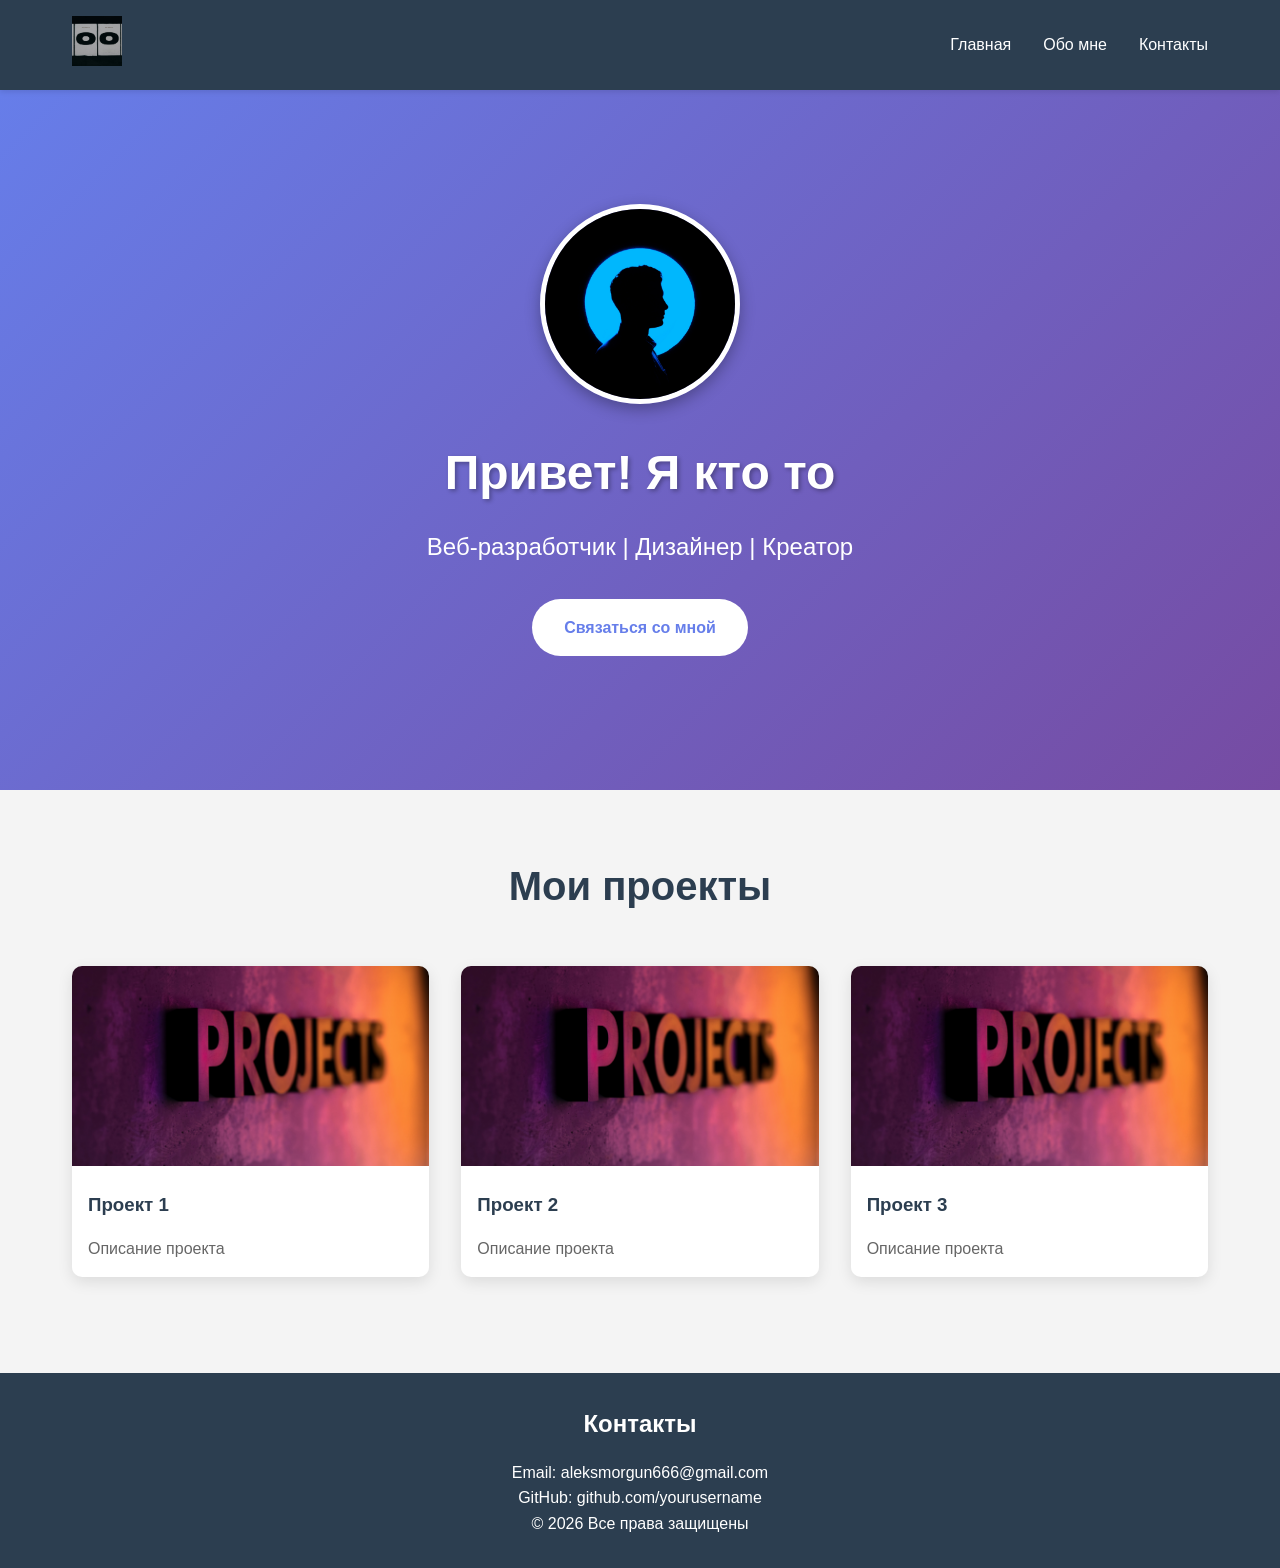
<file: index.html>
<!DOCTYPE html>
<html lang="ru">
<head>
    <meta charset="UTF-8">
    <meta name="viewport" content="width=device-width, initial-scale=1.0">
    <title>Мой Сайт</title>
    <link rel="stylesheet" href="style.css">
</head>
<body>
    <header>
        <nav>
            <div class="logo">
                <img src="images/logo.png" alt="Логотип">
            </div>
            <ul class="nav-links">
                <li><a href="index.html">Главная</a></li>
                <li><a href="about.html">Обо мне</a></li>
                <li><a href="#contacts">Контакты</a></li>
            </ul>
        </nav>
    </header>

    <section class="hero">
        <div class="hero-content">
            <img src="images/profile.jpg" alt="Мое фото" class="profile-img">
            <h1>Привет! Я кто то</h1>
            <p>Веб-разработчик | Дизайнер | Креатор</p>
            <a href="#contacts" class="btn">Связаться со мной</a>
        </div>
    </section>

    <section class="projects">
        <h2>Мои проекты</h2>
        <div class="projects-grid">
            <div class="project-card">
                <img src="images/project1.jpg" alt="Проект 1">
                <h3>Проект 1</h3>
                <p>Описание проекта</p>
            </div>
            <div class="project-card">
                <img src="images/project2.jpg" alt="Проект 2">
                <h3>Проект 2</h3>
                <p>Описание проекта</p>
            </div>
            <div class="project-card">
                <img src="images/project3.jpg" alt="Проект 3">
                <h3>Проект 3</h3>
                <p>Описание проекта</p>
            </div>
        </div>
    </section>

    <footer id="contacts">
        <h2>Контакты</h2>
        <p>Email: aleksmorgun666@gmail.com</p>
        <p>GitHub: github.com/yourusername</p>
        <p>&copy; 2026 Все права защищены</p>
    </footer>
</body>
</html>
</file>
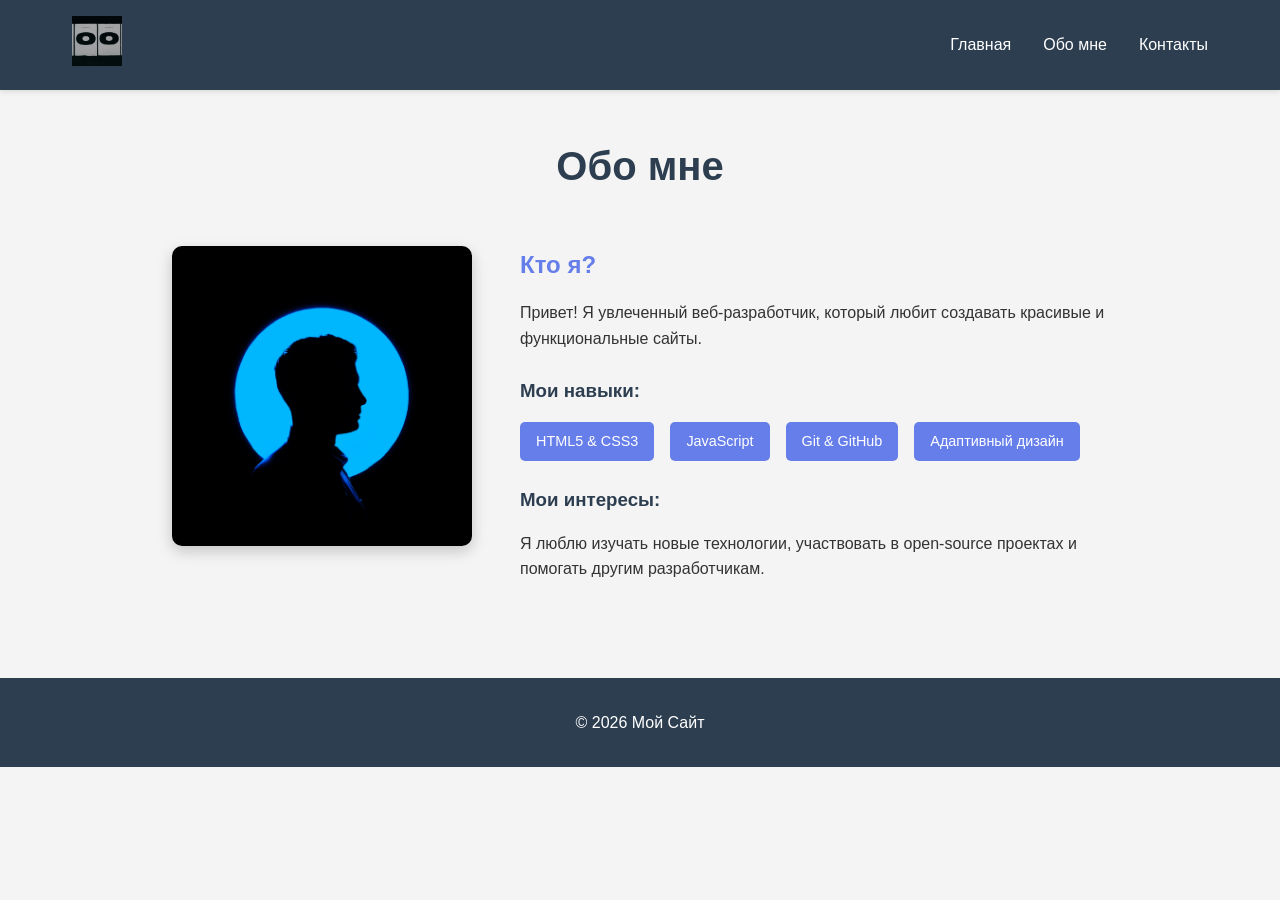
<file: about.html>
<!DOCTYPE html>
<html lang="ru">
<head>
    <meta charset="UTF-8">
    <meta name="viewport" content="width=device-width, initial-scale=1.0">
    <title>Обо мне</title>
    <link rel="stylesheet" href="style.css">
</head>
<body>
    <header>
        <nav>
            <div class="logo">
                <img src="images/logo.png" alt="Логотип">
            </div>
            <ul class="nav-links">
                <li><a href="index.html">Главная</a></li>
                <li><a href="about.html">Обо мне</a></li>
                <li><a href="index.html#contacts">Контакты</a></li>
            </ul>
        </nav>
    </header>

    <section class="about-section">
        <h1>Обо мне</h1>
        <div class="about-content">
            <img src="images/profile.jpg" alt="Мое фото" class="about-img">
            <div class="about-text">
                <h2>Кто я?</h2>
                <p>Привет! Я увлеченный веб-разработчик, который любит создавать красивые и функциональные сайты.</p>
                
                <h3>Мои навыки:</h3>
                <ul class="skills">
                    <li>HTML5 & CSS3</li>
                    <li>JavaScript</li>
                    <li>Git & GitHub</li>
                    <li>Адаптивный дизайн</li>
                </ul>

                <h3>Мои интересы:</h3>
                <p>Я люблю изучать новые технологии, участвовать в open-source проектах и помогать другим разработчикам.</p>
            </div>
        </div>
    </section>

    <footer>
        <p>&copy; 2026 Мой Сайт</p>
    </footer>
</body>
</html>
</file>
<file: style.css>
/* Общие стили */
* {
    margin: 0;
    padding: 0;
    box-sizing: border-box;
}

body {
    font-family: 'Arial', sans-serif;
    line-height: 1.6;
    color: #333;
    background-color: #f4f4f4;
}

/* Шапка */
header {
    background: #2c3e50;
    color: white;
    padding: 1rem 0;
    position: fixed;
    width: 100%;
    top: 0;
    z-index: 1000;
    box-shadow: 0 2px 5px rgba(0,0,0,0.1);
}

nav {
    display: flex;
    justify-content: space-between;
    align-items: center;
    max-width: 1200px;
    margin: 0 auto;
    padding: 0 2rem;
}

.logo img {
    height: 50px;
    width: auto;
}

.nav-links {
    list-style: none;
    display: flex;
    gap: 2rem;
}

.nav-links a {
    color: white;
    text-decoration: none;
    font-weight: 500;
    transition: color 0.3s;
}

.nav-links a:hover {
    color: #3498db;
}

/* Hero секция */
.hero {
    margin-top: 70px;
    background: linear-gradient(135deg, #667eea 0%, #764ba2 100%);
    color: white;
    padding: 4rem 2rem;
    text-align: center;
    min-height: 80vh;
    display: flex;
    align-items: center;
    justify-content: center;
}

.hero-content {
    max-width: 800px;
}

.profile-img {
    width: 200px;
    height: 200px;
    border-radius: 50%;
    border: 5px solid white;
    margin-bottom: 1.5rem;
    object-fit: cover;
    box-shadow: 0 5px 15px rgba(0,0,0,0.3);
}

.hero h1 {
    font-size: 3rem;
    margin-bottom: 1rem;
    text-shadow: 2px 2px 4px rgba(0,0,0,0.3);
}

.hero p {
    font-size: 1.5rem;
    margin-bottom: 2rem;
}

.btn {
    display: inline-block;
    background: white;
    color: #667eea;
    padding: 1rem 2rem;
    border-radius: 50px;
    text-decoration: none;
    font-weight: bold;
    transition: transform 0.3s, box-shadow 0.3s;
}

.btn:hover {
    transform: translateY(-3px);
    box-shadow: 0 5px 15px rgba(0,0,0,0.3);
}

/* Проекты */
.projects {
    padding: 4rem 2rem;
    max-width: 1200px;
    margin: 0 auto;
}

.projects h2 {
    text-align: center;
    font-size: 2.5rem;
    margin-bottom: 3rem;
    color: #2c3e50;
}

.projects-grid {
    display: grid;
    grid-template-columns: repeat(auto-fit, minmax(300px, 1fr));
    gap: 2rem;
}

.project-card {
    background: white;
    border-radius: 10px;
    overflow: hidden;
    box-shadow: 0 5px 15px rgba(0,0,0,0.1);
    transition: transform 0.3s;
}

.project-card:hover {
    transform: translateY(-10px);
}

.project-card img {
    width: 100%;
    height: 200px;
    object-fit: cover;
}

.project-card h3 {
    padding: 1rem;
    color: #2c3e50;
}

.project-card p {
    padding: 0 1rem 1rem;
    color: #666;
}

/* Обо мне */
.about-section {
    margin-top: 70px;
    padding: 4rem 2rem;
    max-width: 1000px;
    margin-left: auto;
    margin-right: auto;
}

.about-section h1 {
    text-align: center;
    font-size: 2.5rem;
    margin-bottom: 3rem;
    color: #2c3e50;
}

.about-content {
    display: flex;
    gap: 3rem;
    align-items: flex-start;
    flex-wrap: wrap;
}

.about-img {
    width: 300px;
    height: 300px;
    border-radius: 10px;
    object-fit: cover;
    box-shadow: 0 5px 15px rgba(0,0,0,0.2);
}

.about-text {
    flex: 1;
    min-width: 300px;
}

.about-text h2 {
    color: #667eea;
    margin-bottom: 1rem;
}

.about-text h3 {
    color: #2c3e50;
    margin: 1.5rem 0 1rem;
}

.skills {
    list-style: none;
    display: flex;
    flex-wrap: wrap;
    gap: 1rem;
}

.skills li {
    background: #667eea;
    color: white;
    padding: 0.5rem 1rem;
    border-radius: 5px;
    font-size: 0.9rem;
}

/* Footer */
footer {
    background: #2c3e50;
    color: white;
    text-align: center;
    padding: 2rem;
    margin-top: 2rem;
}

footer h2 {
    margin-bottom: 1rem;
}

/* Адаптивность */
@media (max-width: 768px) {
    .nav-links {
        gap: 1rem;
        font-size: 0.9rem;
    }

    .hero h1 {
        font-size: 2rem;
    }

    .hero p {
        font-size: 1.2rem;
    }

    .profile-img {
        width: 150px;
        height: 150px;
    }

    .about-content {
        flex-direction: column;
        align-items: center;
    }
}
</file>
